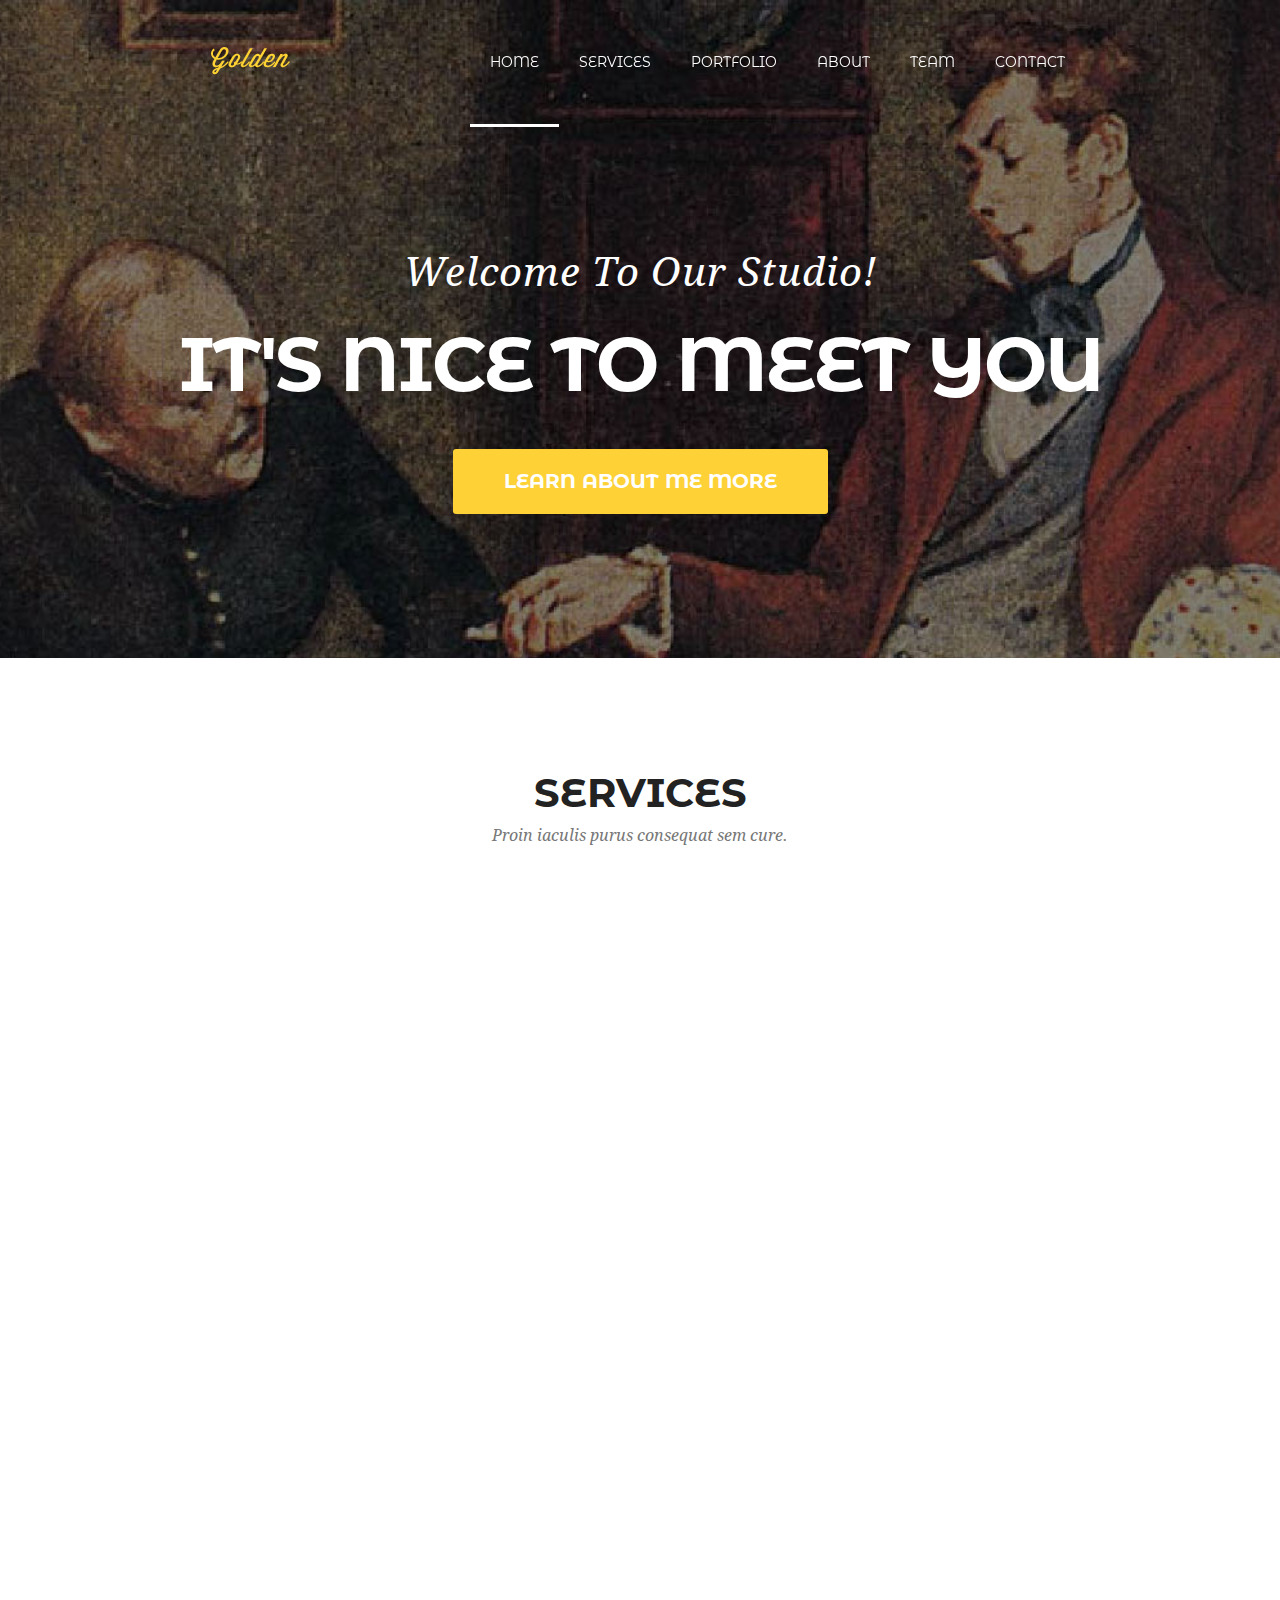
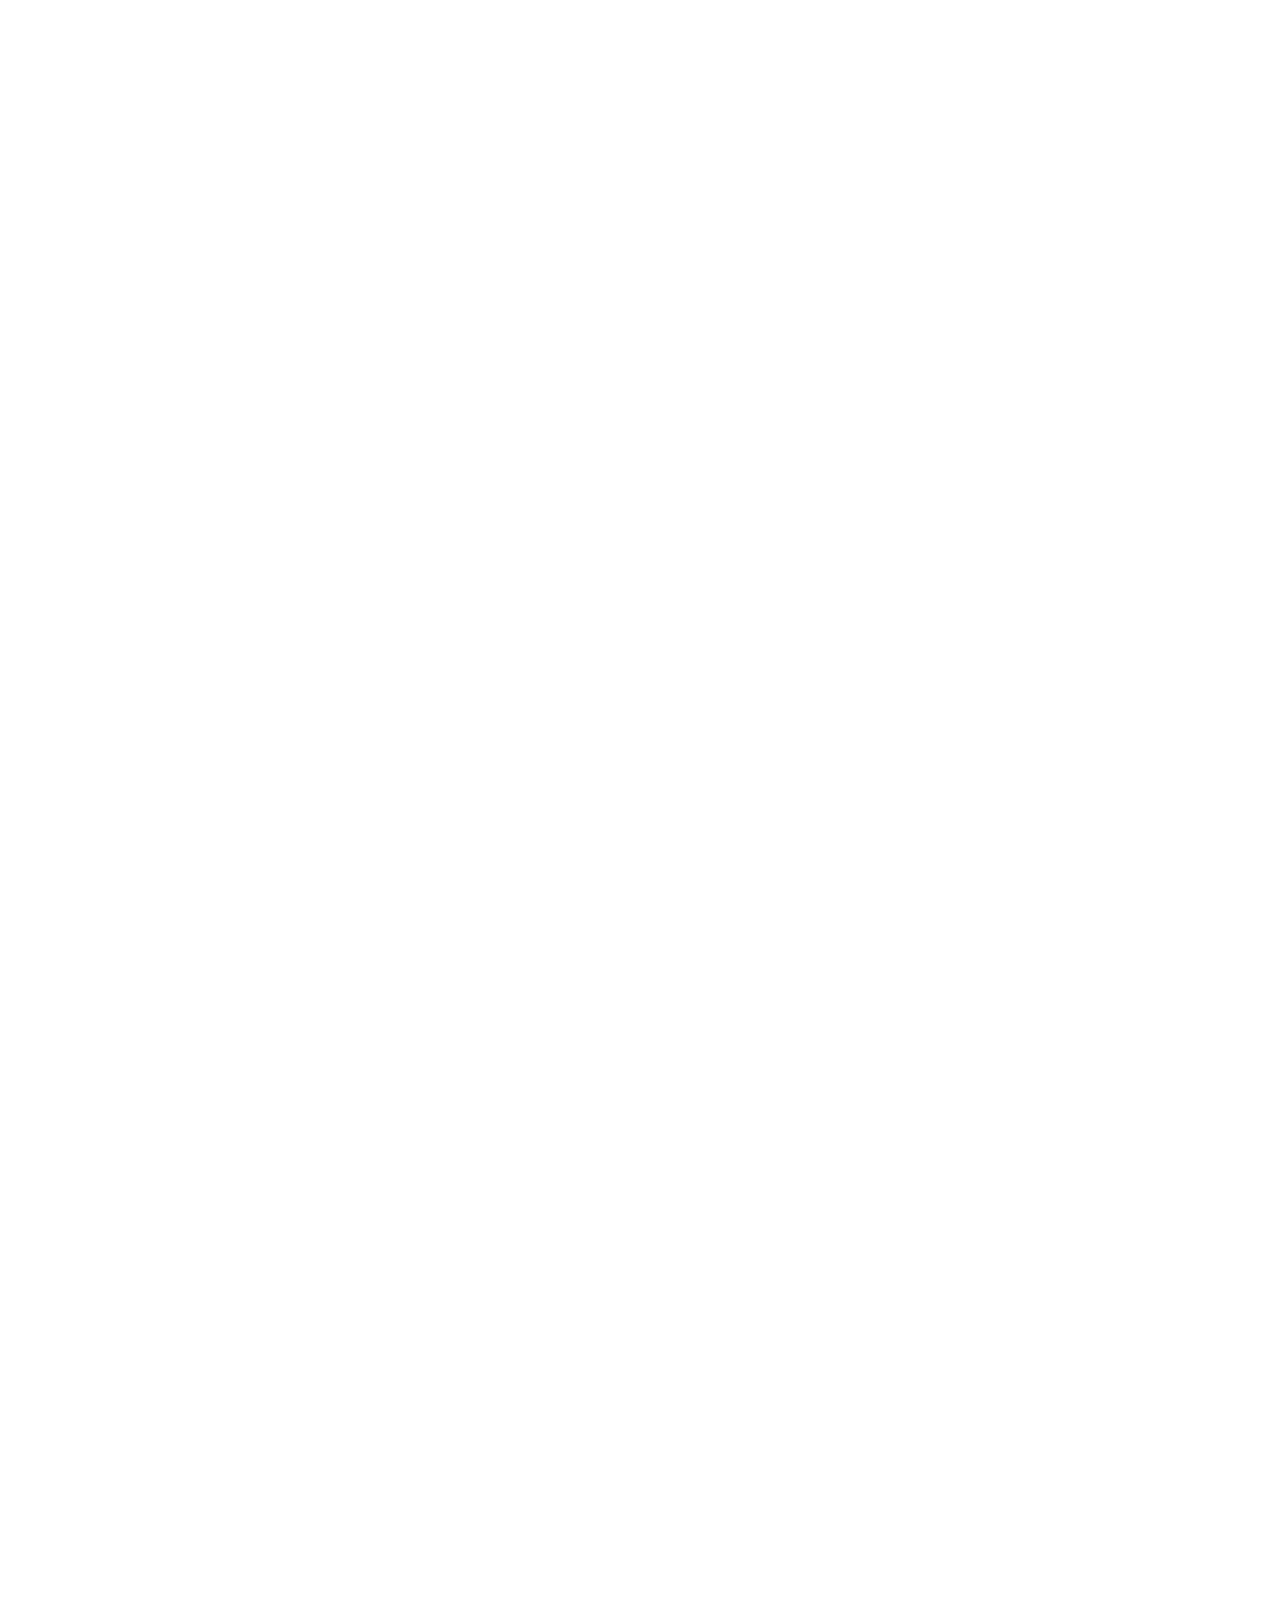
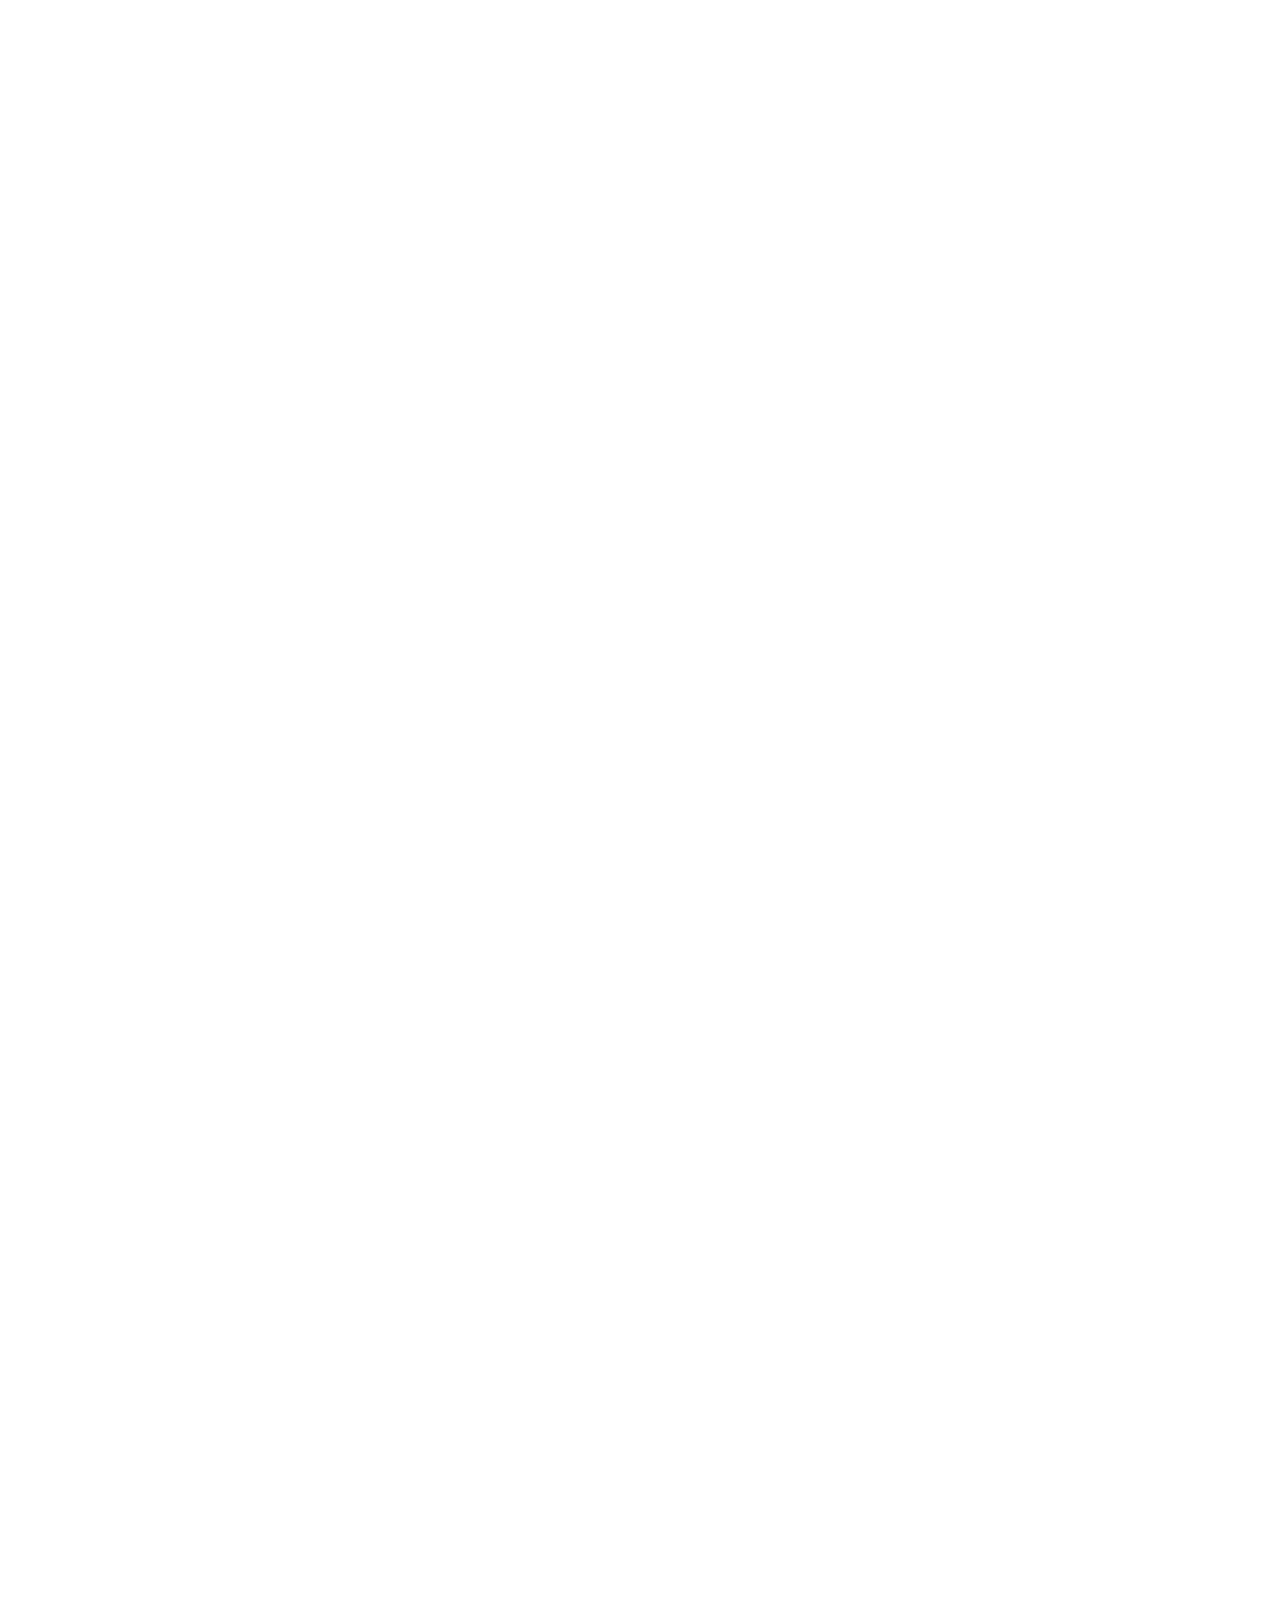
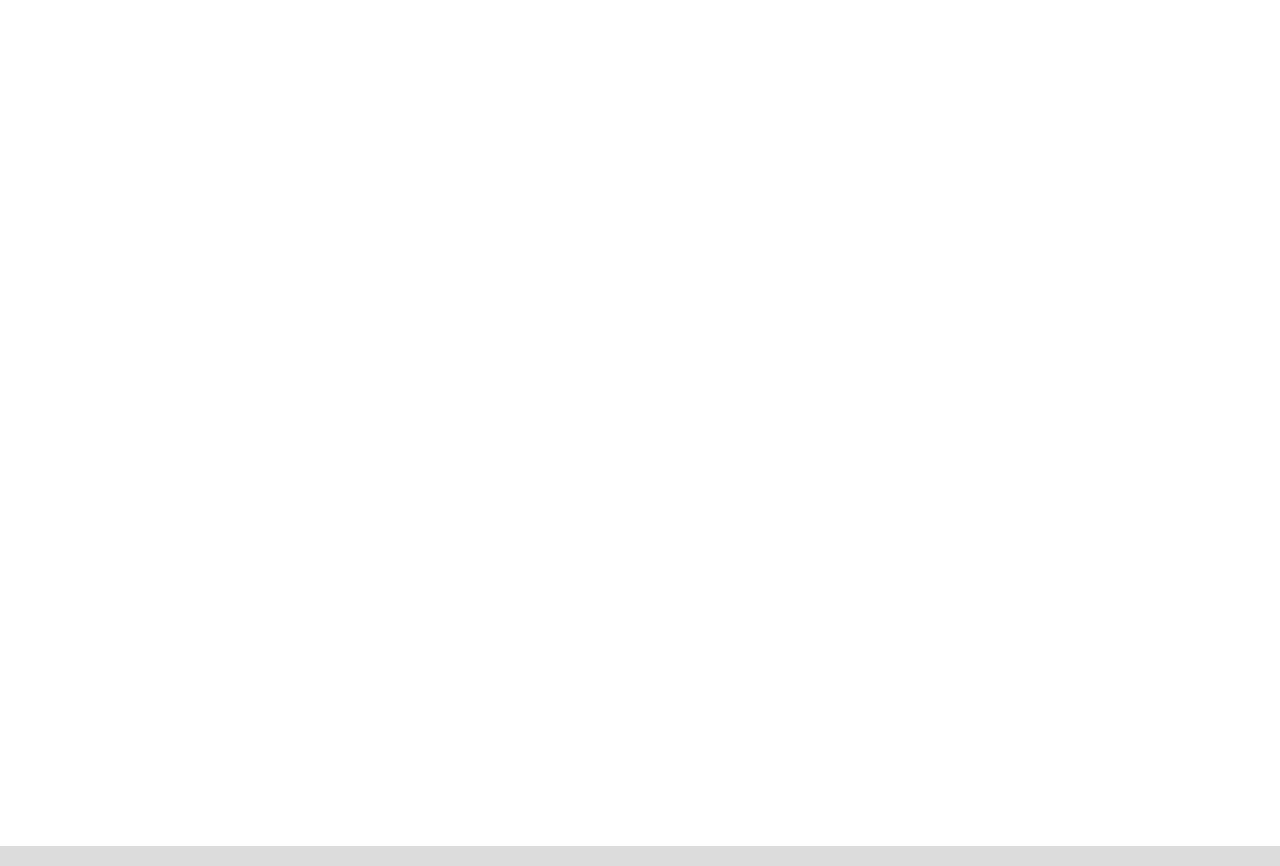
<file: index.html>
<!DOCTYPE html><html><head>  <meta charset="utf-8">  <title>Document</title>  <link rel="icon" href="img/main.jpg" type="image/x-icon">  <link rel="stylesheet" href="css/preloader.css">  <link rel="stylesheet" href="css/reset.css">  <link rel="stylesheet" href="css/common.css">  <link rel="stylesheet" href="css/contact.css">  <link rel="stylesheet" href="css/team.css">  <link rel="stylesheet" href="css/about-us.css">  <link rel="stylesheet" href="css/portfolio.css">  <link rel="stylesheet" href="css/services.css">  <link rel="stylesheet" href="css/home.css">  <link rel="stylesheet" href="css/header.css">  <link rel="stylesheet" href="fonts/DroidSerif Italic/stylesheet.css">  <link rel="stylesheet" href="css/animate.min.css"/>  <script src="js/header.js" charset="utf-8" defer></script>  <script src="js/li.js" charset="utf-8" defer></script>  <script src="js/mobile-menu.js" charset="utf-8" defer></script>  <script src="js/scrolling.js" charset="utf-8" defer></script>  <script src="js/anim.js" charset="utf-8" defer></script>  <script src="js/wow.min.js"></script>  <script>    new WOW().init();  </script></head><body><header class="header structure">  <div class="logo">    <img src="img\Logo-Treehouse.png" alt="logo">  </div>  <img src="img/mobile-menu.png" alt="mobile-menu">  <nav class="clearfix navigation">    <ul>      <li class="active">home</li>      <li>services</li>      <li>portfolio</li>      <li>about</li>      <li>team</li>      <li>contact</li>      <div style="width: 89px;" id="active-border"></div>    </ul>  </nav></header><script type="text/javascript">  var headerHeight = document.querySelector('.logo')  var headerHeight = Math.max(          (headerHeight.scrollHeight || 0),          (headerHeight.offsetHeight || 0),          (headerHeight.clientHeight || 0)  )  window.headerHeight = headerHeight;</script><div id="tent"></div><div id="preloader"></div><main id="hidd">  <section class="home">    <hgroup>      <h2 class="wow fadeInUp" data-wow-duration="1s" data-wow-delay="0.1s">Welcome To Our Studio!</h3>        <h1 class="wow fadeInUp" data-wow-delay="0.1s">It's nice to meet you</h1>    </hgroup>    <!-- ссылка на книгу -->    <a href="#" class="wow fadeInUp" data-wow-delay="0.1s">Learn about me more</a>  </section>  <section class="services structure wow fadeInUp">    <h3 class="wow fadeInUp">services</h3>    <p class="wow fadeInUp">Proin iaculis purus consequat sem cure.</p>    <div class="wrapper-services">      <article class="service">        <img src="img/Circle-1.jpg" alt="Service image">        <h4>E-Commerce</h4>        <p>Proin iaculis purus consequat sem cure digni ssim. Donec porttitora entum suscipit aenean rhoncus posuere odio in tincidunt.</p>      </article>      <article class="service">        <img src="img/Circle-2.jpg" alt="Service image">        <h4>Responsive Web</h4>        <p>Proin iaculis purus consequat sem cure digni ssim. Donec porttitora entum suscipit aenean rhoncus posuere odio in tincidunt.</p>      </article>      <article class="service">        <img src="img/Circle-3.jpg" alt="Service image">        <h4>Web Security</h4>        <p>Proin iaculis purus consequat sem cure digni ssim. Donec porttitora entum suscipit aenean rhoncus posuere odio in tincidunt.</p>      </article>    </div>  </section>  <section class="portfolio structure grey wow fadeInUp">    <h3 class="wow fadeInUp">our portfolio</h3>    <p class="wow fadeInUp">Proin iaculis purus consequat sem cure.</p>    <div class="portfolio-wrapper">      <article class="merit wow zoomIn">        <div class="wrap-img-merit">          <img src="img/Image.jpg" alt="portfolio image">        </div>        <h5>Ebony &amp; Ivory</h5>        <p>Print Design</p>      </article>      <article class="merit wow zoomIn">        <div class="wrap-img-merit">          <img src="img/Image.jpg" alt="portfolio image">        </div>        <h5>Ebony &amp; Ivory</h5>        <p>Print Design</p>      </article>      <article class="merit wow zoomIn">        <div class="wrap-img-merit">          <img src="img/Image.jpg" alt="portfolio image">        </div>        <h5>Ebony &amp; Ivory</h5>        <p>Print Design</p>      </article>      <article class="merit wow zoomIn">        <div class="wrap-img-merit">          <img src="img/Image.jpg" alt="portfolio image">        </div>        <h5>Ebony &amp; Ivory</h5>        <p>Print Design</p>      </article>      <article class="merit wow zoomIn">        <div class="wrap-img-merit">          <img src="img/Image.jpg" alt="portfolio image">        </div>        <h5>Ebony &amp; Ivory</h5>        <p>Print Design</p>      </article>      <article class="merit wow zoomIn">        <div class="wrap-img-merit">          <img src="img/Image.jpg" alt="portfolio image">        </div>        <h5>Ebony &amp; Ivory</h5>        <p>Print Design</p>      </article>    </div>  </section>  <section class="about-us structure wow fadeInUp" data-wow-duration="0.5s">    <h3 class="wow fadeInUp">about us</h3>    <p class="wow fadeInUp">Proin iaculis purus consequat sem cure.</p>    <div class="wrapper-about-us">      <article class="story">        <img src="img/Image_1.jpg" alt="illustrate to About us"><hr class="line-about-us wow fadeInDown" data-wow-duration="1.5s">        <div class="container-text">          <h4>July 2010</h4><h4> Our Humble Beginnings</h4>          <p>Proin iaculis purus consequat sem cure digni ssim. Donec porttitora entum suscipit aenean rhoncus posuere odio in tincidunt. Proin iaculis purus consequat sem cure digni ssim. Donec porttitora entum suscipit.</p>        </div>      </article>      <article class="story">        <img src="img/Image_2.jpg" alt="illustrate to About us"><hr class="line-about-us wow fadeInDown" data-wow-duration="1.5s">        <div class="container-text">          <h4>July 2010</h4><h4> Our Humble Beginnings</h4>          <p>Proin iaculis purus consequat sem cure digni ssim. Donec porttitora entum suscipit aenean rhoncus posuere odio in tincidunt. Proin iaculis purus consequat sem cure digni ssim. Donec porttitora entum suscipit.</p>        </div>      </article>      <article class="story">        <img src="img/Image_3.jpg" alt="illustrate to About us"><hr class="line-about-us wow fadeInDown" data-wow-duration="1.5s">        <div class="container-text">          <h4>July 2010</h4><h4> Our Humble Beginnings</h4>          <p>Proin iaculis purus consequat sem cure digni ssim. Donec porttitora entum suscipit aenean rhoncus posuere odio in tincidunt. Proin iaculis purus consequat sem cure digni ssim. Donec porttitora entum suscipit.</p>        </div>      </article>      <article class="story">        <img src="img/Image_4.jpg" alt="illustrate to About us"><hr class="line-about-us wow fadeInDown" data-wow-duration="1.5s">        <div class="container-text">          <h4>July 2010</h4><h4> Our Humble Beginnings</h4>          <p>Proin iaculis purus consequat sem cure digni ssim. Donec porttitora entum suscipit aenean rhoncus posuere odio in tincidunt. Proin iaculis purus consequat sem cure digni ssim. Donec porttitora entum suscipit.</p>        </div>      </article>      <div class="wrap-intrigue wow fadeIn"><img src="img/intrigue.jpg" alt="We develop ourselves"></div>    </div>  </section>  <section class="team structure grey wow fadeInUp">    <h3 class="wow fadeInUp">our amazing team</h3>    <p class="wow fadeInUp">Proin iaculis purus consequat sem cure.</p>    <div class="members">      <article class="member">        <div class="img-member">          <img src="img/member_1.jpg" alt="photo">        </div>        <h4>Kimberly Thompson</h4>        <p>Marketer</p>      </article>      <article class="member">        <div class="img-member">          <img src="img/member_1.jpg" alt="photo">        </div>        <h4>Kimberly Thompson</h4>        <p>Marketer</p>      </article>      <article class="member">        <div class="img-member">          <img src="img/member_1.jpg" alt="photo">        </div>        <h4>Kimberly Thompson</h4>        <p>Marketer</p>      </article>    </div>    <p class="members-paragraph wow fadeInUp">Proin iaculis purus consequat sem cure  digni ssim donec porttitora entum suscipit aenean rhoncus posuere odio in tincidunt proin iaculis.</p>  </section>  <section class="contact structure wow fadeInUp">    <h3 class="wow fadeInUp">contact us</h3>    <p class="wow fadeInUp">Proin iaculis purus consequat sem cure.</p>    <form class="form clearfix" action="index.html" method="post">      <fieldset>        <div class="label wow fadeInLeft">          <input id="name" placeholder="Your name*" type="text" name="" value="">          <div class="border"></div>        </div>        <div class="label wow fadeInLeft">          <input id="email" placeholder="Your e-mail*" type="email" name="" value="">          <div class="border"></div>        </div>        <div class="label wow fadeInLeft">          <input id="theme" placeholder="Topic" type="text" name="" value="">          <div class="border"></div>        </div>      </fieldset>      <div class="label textarea-label wow">        <textarea id="theme" placeholder="Message*" name="name"></textarea>        <div class="border"></div>      </div>      <button type="submit" name="button" class="wow fadeInUp">Send Message</button>    </form>  </section>  <div class="line"></div></main></body></html>
</file>
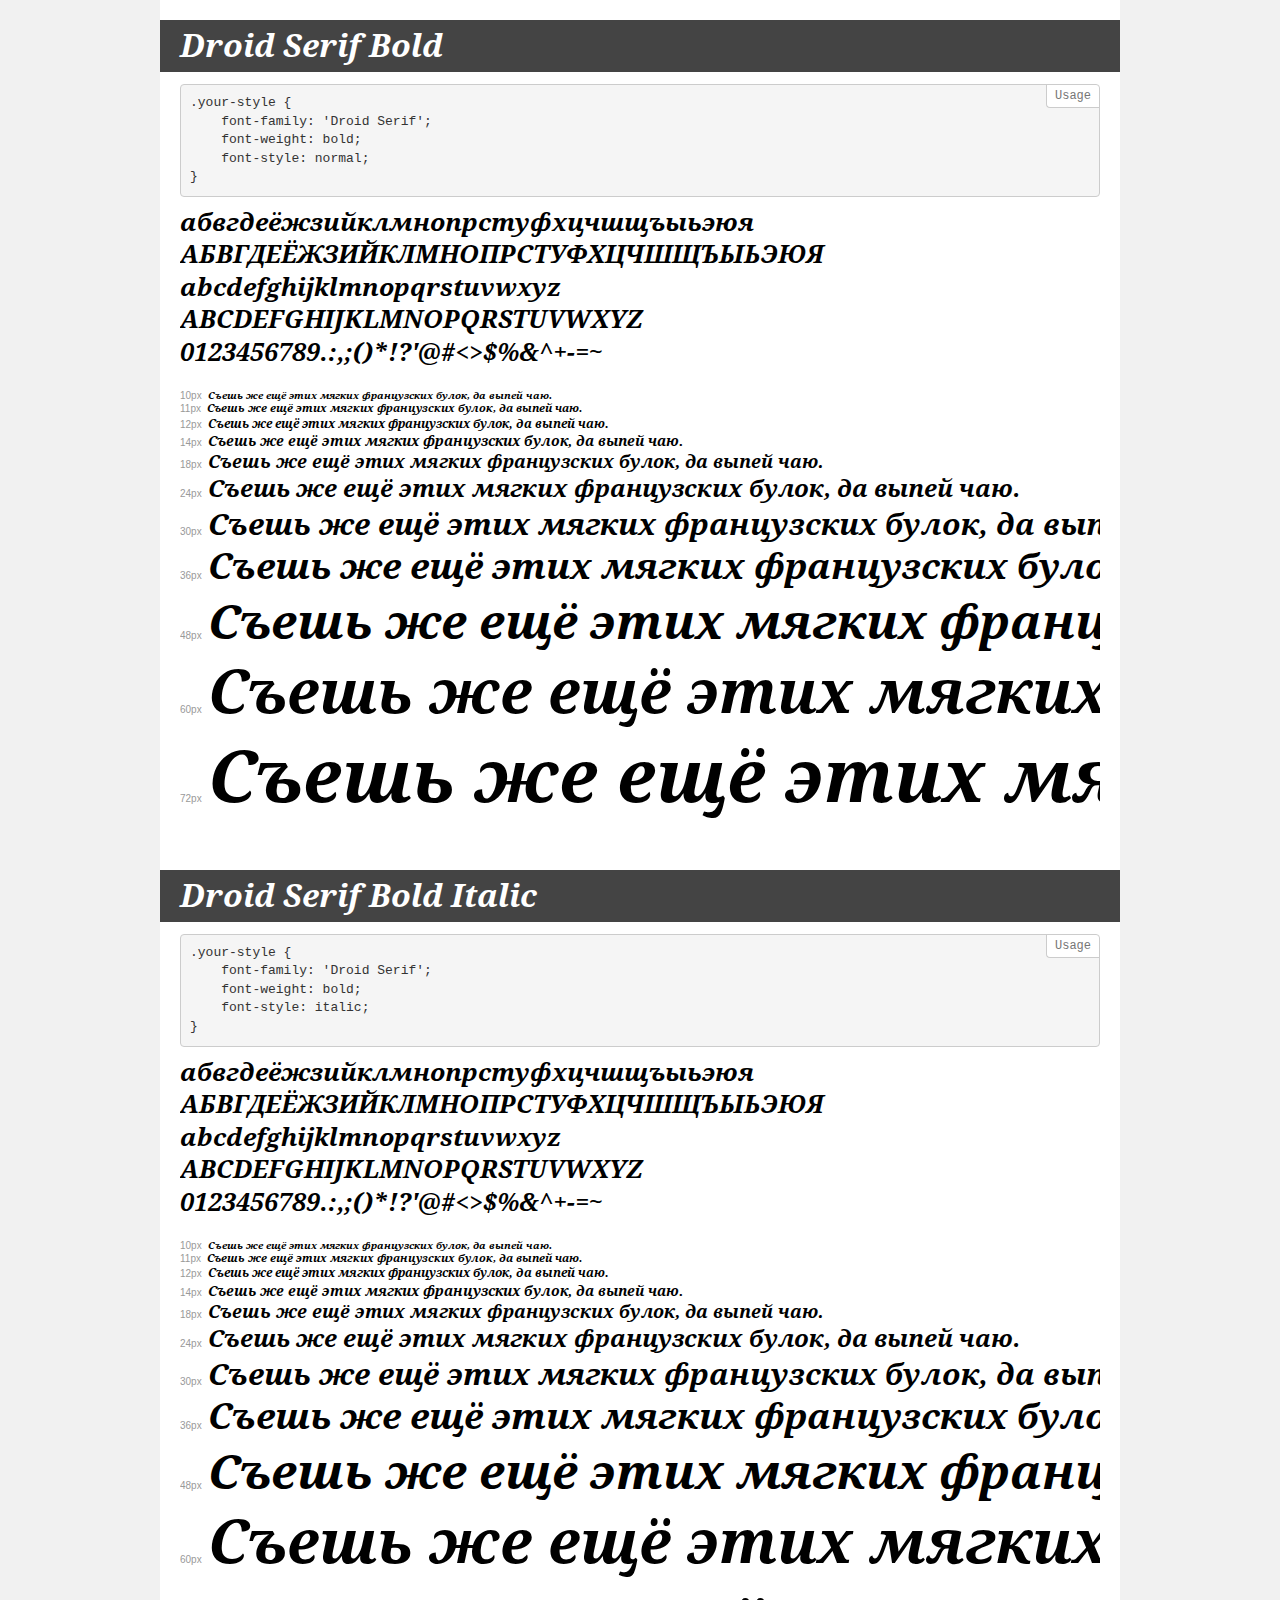
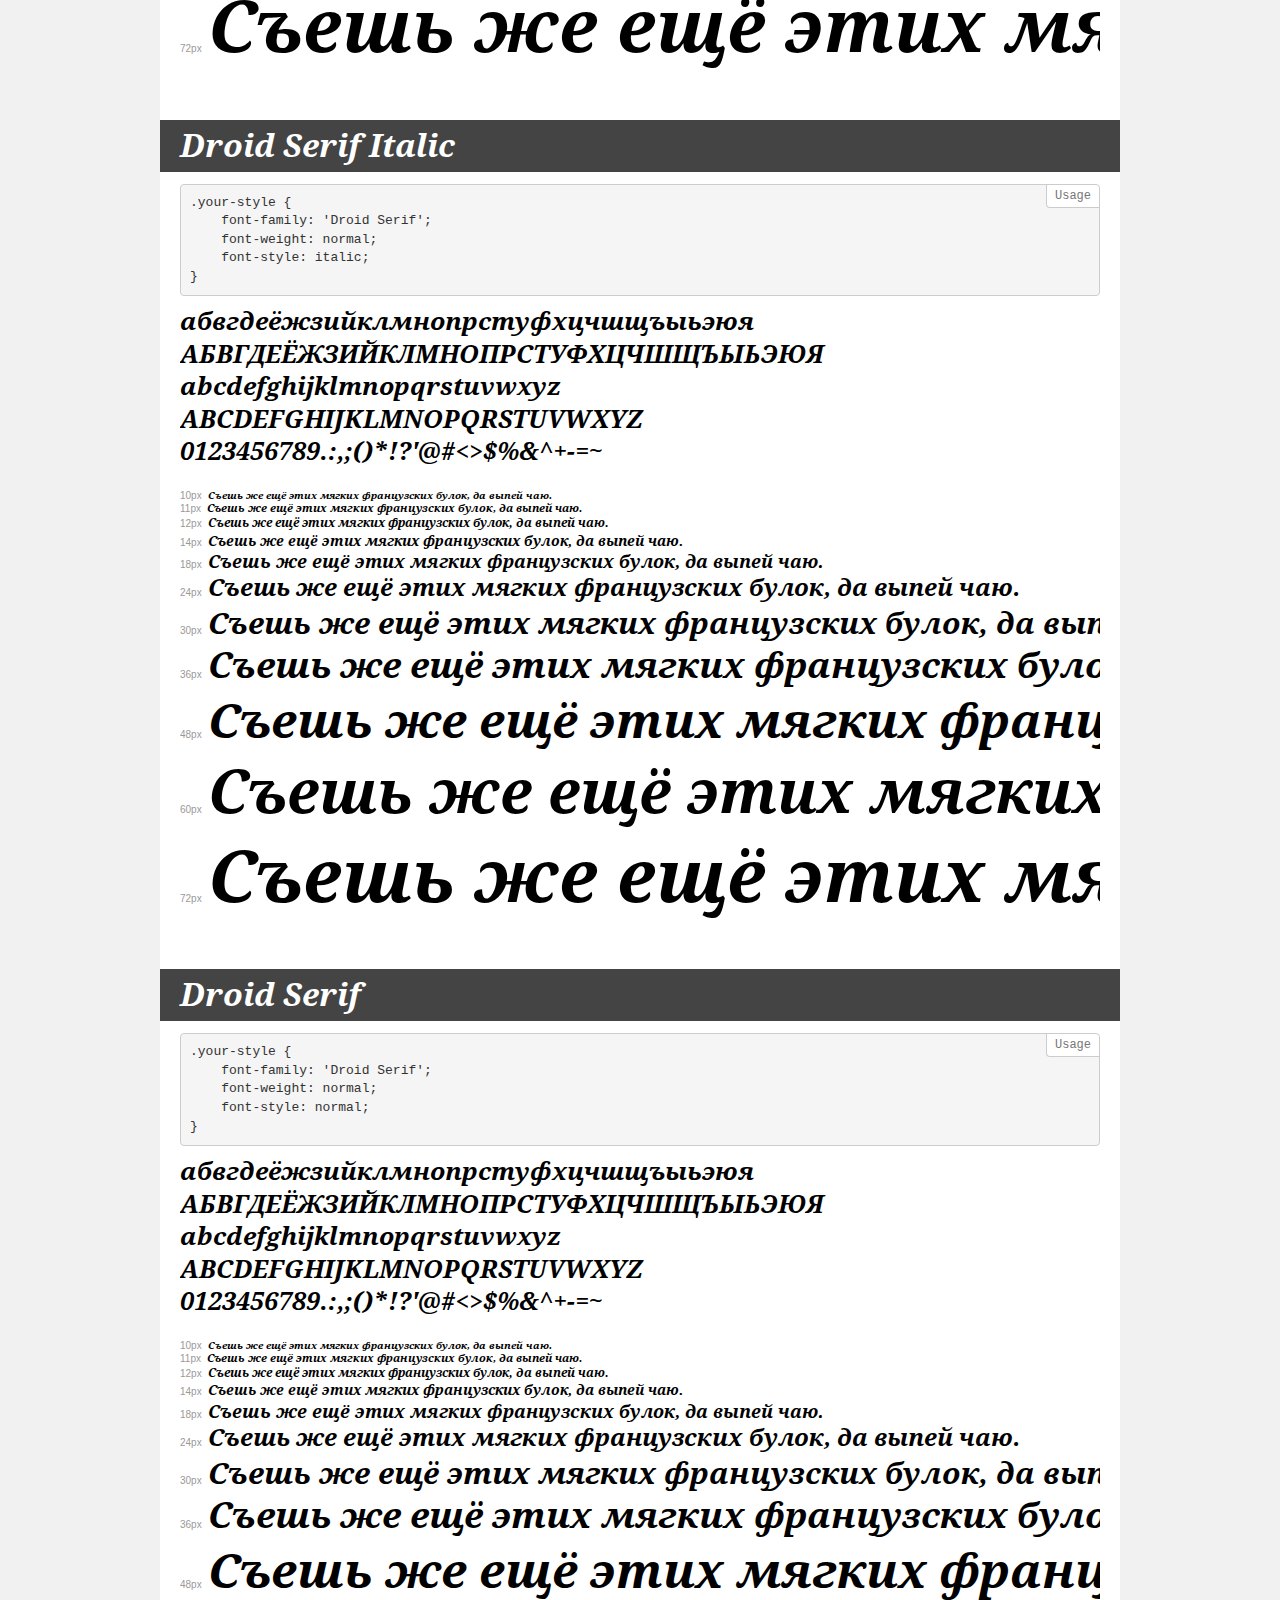
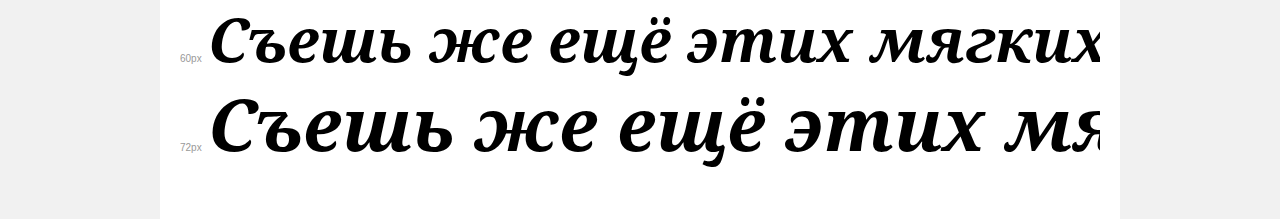
<file: fonts/DroidSerif Italic/demo.html>
<!DOCTYPE html>
<html>
<head>
	<meta charset="utf-8">
	<meta http-equiv="X-UA-Compatible" content="IE=edge">
	<meta name="viewport" content="width=device-width, initial-scale=1">
	<meta name="robots" content="noindex, noarchive">
	<title>Transfonter demo</title>
	<link href="stylesheet.css" rel="stylesheet">
	<style>
		/*
		http://meyerweb.com/eric/tools/css/reset/
		v2.0 | 20110126
		License: none (public domain)
		*/
		html, body, div, span, applet, object, iframe,
		h1, h2, h3, h4, h5, h6, p, blockquote, pre,
		a, abbr, acronym, address, big, cite, code,
		del, dfn, em, img, ins, kbd, q, s, samp,
		small, strike, strong, sub, sup, tt, var,
		b, u, i, center,
		dl, dt, dd, ol, ul, li,
		fieldset, form, label, legend,
		table, caption, tbody, tfoot, thead, tr, th, td,
		article, aside, canvas, details, embed,
		figure, figcaption, footer, header, hgroup,
		menu, nav, output, ruby, section, summary,
		time, mark, audio, video {
			margin: 0;
			padding: 0;
			border: 0;
			font-size: 100%;
			font: inherit;
			vertical-align: baseline;
		}
		/* HTML5 display-role reset for older browsers */
		article, aside, details, figcaption, figure,
		footer, header, hgroup, menu, nav, section {
			display: block;
		}
		body {
			line-height: 1;
		}
		ol, ul {
			list-style: none;
		}
		blockquote, q {
			quotes: none;
		}
		blockquote:before, blockquote:after,
		q:before, q:after {
			content: '';
			content: none;
		}
		table {
			border-collapse: collapse;
			border-spacing: 0;
		}
		/* common styles */
		body {
			background: #f1f1f1;
			color: #000;
		}
		.page {
			background: #fff;
			width: 920px;
			margin: 0 auto;
			padding: 20px 20px 0 20px;
			overflow: hidden;
		}
		.font-container {
			overflow-x: auto;
			overflow-y: hidden;
			margin-bottom: 40px;
			line-height: 1.3;
			white-space: nowrap;
			padding-bottom: 5px;
		}
		h1 {
			position: relative;
			background: #444;
			font-size: 32px;
			color: #fff;
			padding: 10px 20px;
			margin: 0 -20px 12px -20px;
		}
		.letters {
			font-size: 25px;
			margin-bottom: 20px;
		}
		.s10:before {
			content: '10px';
		}
		.s11:before {
			content: '11px';
		}
		.s12:before {
			content: '12px';
		}
		.s14:before {
			content: '14px';
		}
		.s18:before {
			content: '18px';
		}
		.s24:before {
			content: '24px';
		}
		.s30:before {
			content: '30px';
		}
		.s36:before {
			content: '36px';
		}
		.s48:before {
			content: '48px';
		}
		.s60:before {
			content: '60px';
		}
		.s72:before {
			content: '72px';
		}
		.s10:before, .s11:before, .s12:before, .s14:before,
		.s18:before, .s24:before, .s30:before, .s36:before,
		.s48:before, .s60:before, .s72:before {
			font-family: Arial, sans-serif;
			font-size: 10px;
			font-weight: normal;
			font-style: normal;
			color: #999;
			padding-right: 6px;
		}
		pre {
			display: block;
			position: relative;
			padding: 9px;
			margin: 0 0 10px;
			font-family: Monaco, Menlo, Consolas, "Courier New", monospace !important;
			font-size: 13px;
			line-height: 1.428571429;
			color: #333;
			font-weight: normal !important;
			font-style: normal !important;
			background-color: #f5f5f5;
			border: 1px solid #ccc;
			overflow-x: auto;
			border-radius: 4px;
		}
		pre:after {
			display: block;
			position: absolute;
			right: 0;
			top: 0;
			content: 'Usage';
			line-height: 1;
			padding: 5px 8px;
			font-size: 12px;
			color: #767676;
			background-color: #fff;
			border: 1px solid #ccc;
			border-right: none;
			border-top: none;
			border-radius: 0 4px 0 4px;
			z-index: 10;
		}
		/* responsive */
		@media (max-width: 959px) {
			.page {
				width: auto;
				margin: 0;
			}
		}
	</style>
</head>
<body>
<div class="page">
	<div class="demo" style="font-family: 'Droid Serif'; font-weight: bold; font-style: normal;">
		<h1>Droid Serif Bold</h1>
		<pre>.your-style {
    font-family: 'Droid Serif';
    font-weight: bold;
    font-style: normal;
}</pre>
		<div class="font-container">
			<p class="letters">
				абвгдеёжзийклмнопрстуфхцчшщъыьэюя <br />
				АБВГДЕЁЖЗИЙКЛМНОПРСТУФХЦЧШЩЪЫЬЭЮЯ <br />
				abcdefghijklmnopqrstuvwxyz <br />
				ABCDEFGHIJKLMNOPQRSTUVWXYZ <br />				0123456789.:,;()*!?'@#<>$%&^+-=~
			</p>
			<p class="s10" style="font-size: 10px;">Съешь же ещё этих мягких французских булок, да выпей чаю.</p>
			<p class="s11" style="font-size: 11px;">Съешь же ещё этих мягких французских булок, да выпей чаю.</p>
			<p class="s12" style="font-size: 12px;">Съешь же ещё этих мягких французских булок, да выпей чаю.</p>
			<p class="s14" style="font-size: 14px;">Съешь же ещё этих мягких французских булок, да выпей чаю.</p>
			<p class="s18" style="font-size: 18px;">Съешь же ещё этих мягких французских булок, да выпей чаю.</p>
			<p class="s24" style="font-size: 24px;">Съешь же ещё этих мягких французских булок, да выпей чаю.</p>
			<p class="s30" style="font-size: 30px;">Съешь же ещё этих мягких французских булок, да выпей чаю.</p>
			<p class="s36" style="font-size: 36px;">Съешь же ещё этих мягких французских булок, да выпей чаю.</p>
			<p class="s48" style="font-size: 48px;">Съешь же ещё этих мягких французских булок, да выпей чаю.</p>
			<p class="s60" style="font-size: 60px;">Съешь же ещё этих мягких французских булок, да выпей чаю.</p>
			<p class="s72" style="font-size: 72px;">Съешь же ещё этих мягких французских булок, да выпей чаю.</p>
		</div>
	</div>
	<div class="demo" style="font-family: 'Droid Serif'; font-weight: bold; font-style: italic;">
		<h1>Droid Serif Bold Italic</h1>
		<pre>.your-style {
    font-family: 'Droid Serif';
    font-weight: bold;
    font-style: italic;
}</pre>
		<div class="font-container">
			<p class="letters">
				абвгдеёжзийклмнопрстуфхцчшщъыьэюя <br />
				АБВГДЕЁЖЗИЙКЛМНОПРСТУФХЦЧШЩЪЫЬЭЮЯ <br />
				abcdefghijklmnopqrstuvwxyz <br />
				ABCDEFGHIJKLMNOPQRSTUVWXYZ <br />				0123456789.:,;()*!?'@#<>$%&^+-=~
			</p>
			<p class="s10" style="font-size: 10px;">Съешь же ещё этих мягких французских булок, да выпей чаю.</p>
			<p class="s11" style="font-size: 11px;">Съешь же ещё этих мягких французских булок, да выпей чаю.</p>
			<p class="s12" style="font-size: 12px;">Съешь же ещё этих мягких французских булок, да выпей чаю.</p>
			<p class="s14" style="font-size: 14px;">Съешь же ещё этих мягких французских булок, да выпей чаю.</p>
			<p class="s18" style="font-size: 18px;">Съешь же ещё этих мягких французских булок, да выпей чаю.</p>
			<p class="s24" style="font-size: 24px;">Съешь же ещё этих мягких французских булок, да выпей чаю.</p>
			<p class="s30" style="font-size: 30px;">Съешь же ещё этих мягких французских булок, да выпей чаю.</p>
			<p class="s36" style="font-size: 36px;">Съешь же ещё этих мягких французских булок, да выпей чаю.</p>
			<p class="s48" style="font-size: 48px;">Съешь же ещё этих мягких французских булок, да выпей чаю.</p>
			<p class="s60" style="font-size: 60px;">Съешь же ещё этих мягких французских булок, да выпей чаю.</p>
			<p class="s72" style="font-size: 72px;">Съешь же ещё этих мягких французских булок, да выпей чаю.</p>
		</div>
	</div>
	<div class="demo" style="font-family: 'Droid Serif'; font-weight: normal; font-style: italic;">
		<h1>Droid Serif Italic</h1>
		<pre>.your-style {
    font-family: 'Droid Serif';
    font-weight: normal;
    font-style: italic;
}</pre>
		<div class="font-container">
			<p class="letters">
				абвгдеёжзийклмнопрстуфхцчшщъыьэюя <br />
				АБВГДЕЁЖЗИЙКЛМНОПРСТУФХЦЧШЩЪЫЬЭЮЯ <br />
				abcdefghijklmnopqrstuvwxyz <br />
				ABCDEFGHIJKLMNOPQRSTUVWXYZ <br />				0123456789.:,;()*!?'@#<>$%&^+-=~
			</p>
			<p class="s10" style="font-size: 10px;">Съешь же ещё этих мягких французских булок, да выпей чаю.</p>
			<p class="s11" style="font-size: 11px;">Съешь же ещё этих мягких французских булок, да выпей чаю.</p>
			<p class="s12" style="font-size: 12px;">Съешь же ещё этих мягких французских булок, да выпей чаю.</p>
			<p class="s14" style="font-size: 14px;">Съешь же ещё этих мягких французских булок, да выпей чаю.</p>
			<p class="s18" style="font-size: 18px;">Съешь же ещё этих мягких французских булок, да выпей чаю.</p>
			<p class="s24" style="font-size: 24px;">Съешь же ещё этих мягких французских булок, да выпей чаю.</p>
			<p class="s30" style="font-size: 30px;">Съешь же ещё этих мягких французских булок, да выпей чаю.</p>
			<p class="s36" style="font-size: 36px;">Съешь же ещё этих мягких французских булок, да выпей чаю.</p>
			<p class="s48" style="font-size: 48px;">Съешь же ещё этих мягких французских булок, да выпей чаю.</p>
			<p class="s60" style="font-size: 60px;">Съешь же ещё этих мягких французских булок, да выпей чаю.</p>
			<p class="s72" style="font-size: 72px;">Съешь же ещё этих мягких французских булок, да выпей чаю.</p>
		</div>
	</div>
	<div class="demo" style="font-family: 'Droid Serif'; font-weight: normal; font-style: normal;">
		<h1>Droid Serif</h1>
		<pre>.your-style {
    font-family: 'Droid Serif';
    font-weight: normal;
    font-style: normal;
}</pre>
		<div class="font-container">
			<p class="letters">
				абвгдеёжзийклмнопрстуфхцчшщъыьэюя <br />
				АБВГДЕЁЖЗИЙКЛМНОПРСТУФХЦЧШЩЪЫЬЭЮЯ <br />
				abcdefghijklmnopqrstuvwxyz <br />
				ABCDEFGHIJKLMNOPQRSTUVWXYZ <br />				0123456789.:,;()*!?'@#<>$%&^+-=~
			</p>
			<p class="s10" style="font-size: 10px;">Съешь же ещё этих мягких французских булок, да выпей чаю.</p>
			<p class="s11" style="font-size: 11px;">Съешь же ещё этих мягких французских булок, да выпей чаю.</p>
			<p class="s12" style="font-size: 12px;">Съешь же ещё этих мягких французских булок, да выпей чаю.</p>
			<p class="s14" style="font-size: 14px;">Съешь же ещё этих мягких французских булок, да выпей чаю.</p>
			<p class="s18" style="font-size: 18px;">Съешь же ещё этих мягких французских булок, да выпей чаю.</p>
			<p class="s24" style="font-size: 24px;">Съешь же ещё этих мягких французских булок, да выпей чаю.</p>
			<p class="s30" style="font-size: 30px;">Съешь же ещё этих мягких французских булок, да выпей чаю.</p>
			<p class="s36" style="font-size: 36px;">Съешь же ещё этих мягких французских булок, да выпей чаю.</p>
			<p class="s48" style="font-size: 48px;">Съешь же ещё этих мягких французских булок, да выпей чаю.</p>
			<p class="s60" style="font-size: 60px;">Съешь же ещё этих мягких французских булок, да выпей чаю.</p>
			<p class="s72" style="font-size: 72px;">Съешь же ещё этих мягких французских булок, да выпей чаю.</p>
		</div>
	</div>
</div>
</body>
</html>
</file>
<file: css/preloader.css>
#preloader {
   bottom: 0%;
   left: 0%;
   margin: auto;
   position: fixed;
   right: 0%;
   top: 0%;
   z-index: 10;
   background-color: rgb(53, 53, 53);
   opacity: 1;
   transition: opacity 0.4s;
}
#hidden {
   display: none;
}
</file>
<file: css/common.css>
/*font-family: 'Montserrat Alternates', sans-serif;*/

@import url('https://fonts.googleapis.com/css?family=Montserrat+Alternates:400,700i&subset=cyrillic,cyrillic-ext');

/*font-family: 'Droid Serif Italic';*/

/*font-family: 'Droid Serif Regular';*/



  /*common*/

.structure {

  margin: 0 auto;

  padding: 120px 16.515%;

  text-align: center;

  overflow: hidden;

}

.grey {

  background-color:  #f7f7f7;

}

h3 {

  font-family: 'Montserrat Alternates', sans-serif;

  color: #222222;

  font-size: 40px;

  font-weight: 700;

  line-height: 30px;

  margin-bottom: 20px;

  text-transform: uppercase;

}

h3 + p {

  font-family: 'Droid Serif Italic';

  color: #777777;

  font-size: 16px;

  padding-bottom: 80px;

}

h4 {

  padding-bottom: 14px;

  font-family: 'Montserrat Alternates';

  color: #222222;

  font-size: 18px;

  font-weight: 700;

}

h4 ~ p {

  font-family: 'Droid Serif Regular';

  color: #777777;

  font-size: 14px;

  font-weight: 400;

  line-height: 21px;

}

img,

h1, h2, h3, h6,

h3 + p,

.header,

.welcome {

  -webkit-user-select: none;

  -moz-user-select: none;

  -ms-user-select: none;

  -o-user-select: none;

  user-select: none;

}

.clearfix:after {

  content: '';

  display: block;

  clear: both;

}

  /*common end*/



/*other*/

.line {

  height: 20px;

  background: #dcdcdc;

}





@media all and (max-width: 1035px) {

  h3 {

    font-size: 45px;

    line-height: 35px;

  }

  h3 + p {

    font-size: 20px;

  }

  h4 {

    font-size: 29px;

  }

  h4 ~ p {

    font-size: 28px;

    line-height: 28px;

  }

}
</file>
<file: css/contact.css>
/*contact begin*/
.contact {
  background-color:  #222222;
}
.contact h3 {
  color:  #ffffff;
}
.contact h3 + p {
  color:  #777777;
}
form button[type="submit"] {
  display: block;
  margin: 0 auto;
  border-radius: 3px;
  background-color: #fed136;
  font-family: 'Montserrat Alternates', sans-serif;
  color: #ffffff;
  font-size: 18px;
  padding: 21px 47px;
  margin-top: 30px;
  outline: none;
  border: none;
  text-transform: uppercase;
  font-weight: bold;
  clear: both;
}
form button[type="submit"]:hover {
  background: #ffc336;
}
form button[type="submit"]:active {
  background: #ffb200 !important;
  position: relative;
  top: 3px;
}
fieldset {
  float: left;
  width: 48%;
}
fieldset input {
  width: 100%;
}
fieldset input, textarea {
  display: block;
  border-radius: 4px;
  box-sizing: border-box;
  font-family: 'Montserrat Alternates', sans-serif;
  color: #222;
  font-size: 14px;
  font-weight: bold;
  padding: 14px 19px;
  outline: none;
  border: none;
  padding: 17.5px 19px;
}
.label {
  margin-bottom: 29px;
  position: relative;
  overflow: hidden;
  border-radius: 3px;
}
.border {
  display: block;
  position: absolute;
  left: -100%;
  bottom: 0;
  -webkit-transition: all 0.3s;
  transition: all 0.3s;
  width: 100%;
  height: 1px;
  border-bottom: 3px solid #fed136;
  border-bottom-left-radius: 3px;
  border-bottom-right-radius: 3px;
  background-color: #fed136;
}
fieldset input:focus + .border,
textarea:focus + .border {
  left: 0;
}
textarea {
  display: block;
  resize: none;
  width: 100%;
  height: 216px;
}
.textarea-label {
  float: right;
  width: 48%;
}

/*contact end*/

@media all and (max-width: 1035px) {
  fieldset{
      width: 100%;
  }
  fieldset input {
    width: 100%;
    height: 68px;
    font-size: 28px;
  }
  .label {
    float: none;
  }
  .textarea-label {
    width: 100%;
  }
  textarea {
    height: 260px;
    font-size: 28px;
  }
}
</file>
<file: css/team.css>
/*team begin*/
.team {
  padding: 120px 11.6%;
}
.team h3:first-child {
  margin-bottom: 24px;
}
.member h4 {
  padding-bottom: 4px;
}
.members {
  display: -webkit-flex;
  display: -ms-flex;
  display: flex;
  justify-content: space-around;
  margin-bottom: 49px;
  flex-wrap: wrap;
}
.img-member {
  border-radius: 50%;
  border: 7px solid #fff;
  width: 224px;
  height: 225px;
  margin-bottom: 19px;
  overflow: hidden;
}
.img-member:hover img {
  transform: scale(1.15);
}
.img-member img {
  height: 100%;
  transition: all 0.4s;
}
.members-paragraph {
  font-family: 'Droid Serif Regular';
  color: #777777;
  font-size: 16px;
  font-weight: 400;
  text-align: center;
  margin: 0 11.2%;
  line-height: 21px;
}
/*team end*/

@media all and (max-width: 1035px) {
  .members-paragraph {
    font-size: 12px;
    line-height: 14px;
  }
  .img-member {
    display: inline-block;
  }
}
</file>
<file: css/about-us.css>
/*about us begin*/
.wrapper-about-us {
  display: -webkit-flex;
  display: -ms-flex;
  display: flex;
  flex-direction: column;
}
img[alt="illustrate to About us"],
img[alt="We develop ourselves"] {
  width: 169px;
  height: 169px;
  border-radius: 50%;
  border: 7px solid #f2f2f2;
  margin-left: -7px;
}
img[alt="illustrate to About us"] {
  display: block;
  transition: all 0.5s;
}
.story img:hover {
  -webkit-transform: scale(1.8);
  -ms-transform: scale(1.8);
  transform: scale(1.8);
  border: 7px solid transparent;
}
img[alt="We develop ourselves"] {
  transition: all 0.3s
}
img[alt="We develop ourselves"]:hover {
  -webkit-transform: scale(1.3);
  -ms-transform: scale(1.3);
  transform: scale(1.3);
  border: 7px solid transparent;
}
.story {
  width: 169px;
  position: relative;
  margin: 0 auto;
}
.container-text {
  width: 305px;
  position: absolute;
  top: 6px;
  z-index: -1;
  background: rgba(255, 255, 255, 0.7);
}
.container-text h4:first-child {
  padding-bottom: 8px;
}
.story:nth-child(2n-1) .container-text {
  text-align: right;
  right: 219px;
}
.story:nth-child(2n) .container-text {
  text-align: left;
  left: 219px;
}
.line-about-us {
  background-color: #f1f1f1;
  width: 3px;
  height: 96px;
  outline: none;
  border: none;
  margin: 0 auto;
  position: relative;
  z-index: -1;
}
/*about us end*/

@media all and (max-width: 1035px) {
  .structure {
    padding: 120px 9.515%;
  }
  .story {
    min-width: 100%;
    margin: 0;
  }
  .container-text {
    width: 75%;
    text-align: left !important;
  }
  .story:nth-child(2n) .container-text {
    left: 25%;
  }
  .story:nth-child(2n-1) .container-text {
    right: 0;
  }
  .story img:hover {
    -webkit-transform: scale(1.4);
    -ms-transform: scale(1.4);
    transform: scale(1.4) translateY(11%);
  }
  img[alt="We develop ourselves"] {
    transition: all 0.3s;
    display: block;
  }
  img[alt="We develop ourselves"]:hover {
    -webkit-transform: scale(1.3);
    -ms-transform: scale(1.3);
    transform: scale(1.3) translateY(8%);
  }
  .line-about-us {
    height: 129px;
    margin: 0 0 -7px 10%;
  }
}
</file>
<file: css/portfolio.css>
/*portfolio begin*/
.portfolio {
  padding-bottom: 70px;
  padding: 120px 15.1%;
}
.portfolio-wrapper {
  display: -webkit-flex;
  display: -ms-flex;
  display: flex;
  justify-content: space-between;
  flex-wrap: wrap;
}
.merit {
  background-color: #fff;
  padding-bottom: 27px;
  margin-bottom: 50px;
  opacity: 1;
  transition: all 0.3s;
}
.merit img {
  transition: all 0.4s;
}
.merit:hover img {
  transform: scale(1.2);
}
.merit:hover {
  -webkit-box-shadow: 0px 0px 10px 0px rgba(0,0,0,0.5);
  -moz-box-shadow: 0px 0px 10px 0px rgba(0,0,0,0.5);
  box-shadow: 0px 0px 10px 0px rgba(0,0,0,0.5);
}
.wrap-img-merit {
  overflow: hidden;
  width: 291px;
  height: 300px;
}
.merit h5 {
  margin: 29px 0 4px;
  font-family: 'Montserrat Alternates', sans-serif;
  color:  #333333;
  font-size: 18px;
  font-weight: 700;
}
.merit p {
  font-family: 'Droid Serif Italic';
  color:  #737373;
  font-size: 14px;
}
/*portfolio end*/
</file>
<file: css/services.css>
/*services begin*/
.services {
  padding: 120px 15.515% 70px ;
}
.wrapper-services {
  display: -webkit-flex;
  display: -ms-flex;
  display: flex;
  justify-content: space-around;
  flex-wrap: wrap;
}
.service {
  width: 30.2%;
}
.service img {
  margin-bottom: 24px;
  border-radius: 50%;
}
/*services end*/

@media all and (max-width: 1035px) {
  .service {
    width: 300px;
    margin-bottom: 50px;
  }
}
</file>
<file: css/home.css>
/*home begin*/
.home {
  padding-bottom: 11.2%;
  padding-top: 19.7%;
  text-align: center;
  background: url(../img/Home.jpg) fixed no-repeat center;
  background-size: cover;
  position: relative;
  z-index: 1;
}
.home h2 {
  font-family: 'Droid Serif Italic';
  color: #ffffff;
  font-size: 40px;
  margin-bottom: 2.7%;
  letter-spacing: 1px;
}
.home h1 {
  font-family: 'Montserrat Alternates', sans-serif;
  color: #ffffff;
  font-size: 75px;
  font-weight: 700;
  margin-bottom: 3.73%;
  text-transform: uppercase;
  letter-spacing: -2px;
}
.home a {
  font-family: 'Montserrat Alternates', sans-serif;
  color: #ffffff;
  font-size: 20px;
  font-weight: 700;
  line-height: 65px;
  text-transform: uppercase;

  border-radius: 3px;
  background-color: #fed136;
  padding-left: 51px;
  padding-right: 51px;
  height: 65px;
  display: inline-block;
}
.home a:hover {
  background: #ffc336;
}
.home a:active {
  background: #ffb200 !important;
  position: relative;
  top: 3px;
}
/*home end*/


@media all and (max-width: 1035px) {
  .home {
    background: url(../img/Home.jpg) fixed no-repeat;
    background-position-x: -200px;
    padding-bottom: 16.2%;
    padding-top: 24.7%;
}
}
</file>
<file: css/header.css>
/*Header begin*/
.header {
  position: fixed;
  width: 100%;
  padding: 0px 15.2% 0 16.515%;
  box-sizing: border-box;
  z-index: 3;
}
.logo {
  float: left;
  padding: 47px 0;
  overflow: hidden;
}
img[alt="logo"] {
  height: 100%;
}
.header nav {
  overflow: hidden;
  transition: all 0.2s;
}
.header ul {
  position: relative;
  float: right;
}
.header li {
  font-family: 'Montserrat Alternates', sans-serif;
  color: #ffffff;
  font-weight: 400;
  padding: 55px 20px;
  font-size: 14px;
  float: left;
  text-transform: uppercase;
  border-bottom: 3px solid transparent;
  transition: all 0.3s;
}
.header li:hover {
  border-color: #fff;
}
.header li:active {
  color: #ffb200;
}
.active {
  border-color: #fff;
  position: relative;
}
#active-border {
  content: '';
  display: block;
  position: absolute;
  left: 0;
  bottom: 0;
  height: 1px;
  background-color: #fff;
  border-bottom: 2px solid #fff;
  transition: all 0.3s;
}
img[alt="mobile-menu"] {
  height: 50px;
  width: 50px;
  margin: 30px 15px;
  padding: 35px 40px;
  float: right;
  display: none;
}

div#tent {
  width: 100%;
  background: rgba(0, 0, 0, 0.8);
  position: fixed;
  z-index: 1;
  background: -moz-linear-gradient(top, rgba(0,0,0,0.99) 0%, rgba(0,0,0,0.98) 9%, rgba(0,0,0,0.92) 40%, rgba(0,0,0,0.88) 72%, rgba(0,0,0,0.81) 100%);
  background: -webkit-linear-gradient(top, rgba(0,0,0,0.99) 0%,rgba(0,0,0,0.98) 9%,rgba(0,0,0,0.92) 40%,rgba(0,0,0,0.88) 72%,rgba(0,0,0,0.81) 100%);
  background: linear-gradient(to bottom, rgba(0,0,0,0.99) 0%,rgba(0,0,0,0.98) 9%,rgba(0,0,0,0.92) 40%,rgba(0,0,0,0.88) 72%,rgba(0,0,0,0.81) 100%);
  filter: progid:DXImageTransform.Microsoft.gradient( startColorstr='#fc000000', endColorstr='#cf000000',GradientType=0 );
}
/*Header end*/

@media all and (max-width: 1200px) {
  .header {
    padding: 0px 8.2% 0 10.515%;
  }
}
@media all and (max-width: 1035px) {
  .header {
     padding: 0;
  }
  img[alt="mobile-menu"] {
    display: block;
  }
  .header nav {
    float: right;
    overflow: hidden;
    background: rgba(0, 0, 0, 0.8);
    width: 100%;
    padding: 0px 3.2% 0 0;
    background: rgba(0, 0, 0, 0.8);
    margin-top: -1px;
    transform: translateX(100%);
  }
  .header li {
    font-size: 26px;
    border-bottom: 6px solid transparent;
  }
  .header li:hover {
    border-bottom: 6px solid #fff;
  }
  img[alt="logo"] {
    float: left;
  }
  .logo {
    padding: 65px 0 65px 65px;
    height: 50px;
  }
  #active-border {
    border-bottom: 5px solid #fff;
    bottom: 0px;
  }
}
</file>
<file: fonts/DroidSerif Italic/stylesheet.css>
/* This stylesheet generated by Transfonter (https://transfonter.org) on September 22, 2017 5:32 PM */

@font-face {
	font-family: 'Droid Serif Bold';
	src: url('DroidSerif-Bold.eot');
	src: local('Droid Serif Bold'), local('DroidSerif-Bold'),
		url('DroidSerif-Bold.eot?#iefix') format('embedded-opentype'),
		url('DroidSerif-Bold.woff') format('woff'),
		url('DroidSerif-Bold.ttf') format('truetype');
	font-weight: bold;
	font-style: normal;
}

@font-face {
	font-family: 'Droid Serif';
	src: url('DroidSerif-BoldItalic.eot');
	src: local('Droid Serif Bold Italic'), local('DroidSerif-BoldItalic'),
		url('DroidSerif-BoldItalic.eot?#iefix') format('embedded-opentype'),
		url('DroidSerif-BoldItalic.woff') format('woff'),
		url('DroidSerif-BoldItalic.ttf') format('truetype');
	font-weight: bold;
	font-style: italic;
}

@font-face {
	font-family: 'Droid Serif Italic';
	src: url('DroidSerif-Italic.eot');
	src: local('Droid Serif Italic'), local('DroidSerif-Italic'),
		url('DroidSerif-Italic.eot?#iefix') format('embedded-opentype'),
		url('DroidSerif-Italic.woff') format('woff'),
		url('DroidSerif-Italic.ttf') format('truetype');
	font-weight: normal;
	font-style: italic;
}

@font-face {
	font-family: 'Droid Serif Regular';
	src: url('DroidSerif.eot');
	src: local('Droid Serif'), local('DroidSerif'),
		url('DroidSerif.eot?#iefix') format('embedded-opentype'),
		url('DroidSerif.woff') format('woff'),
		url('DroidSerif.ttf') format('truetype');
	font-weight: normal;
	font-style: normal;
}
</file>
